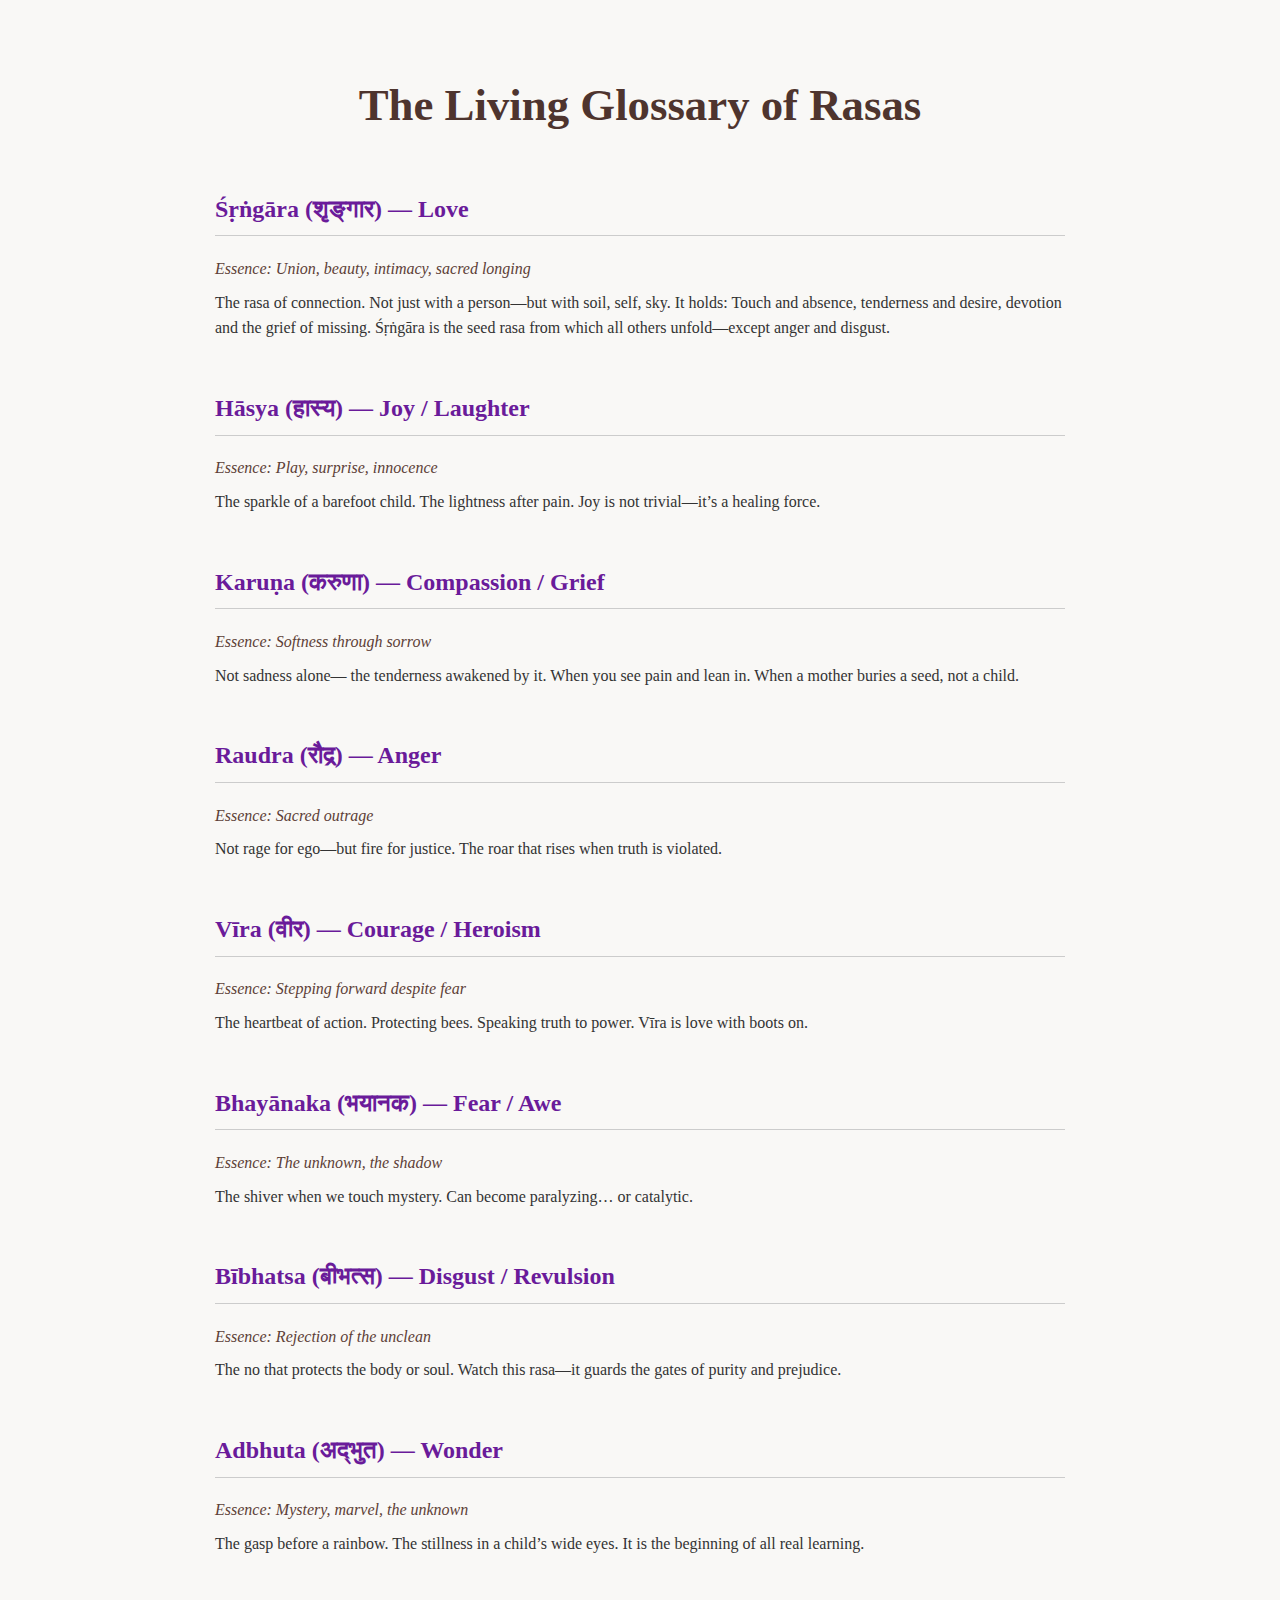
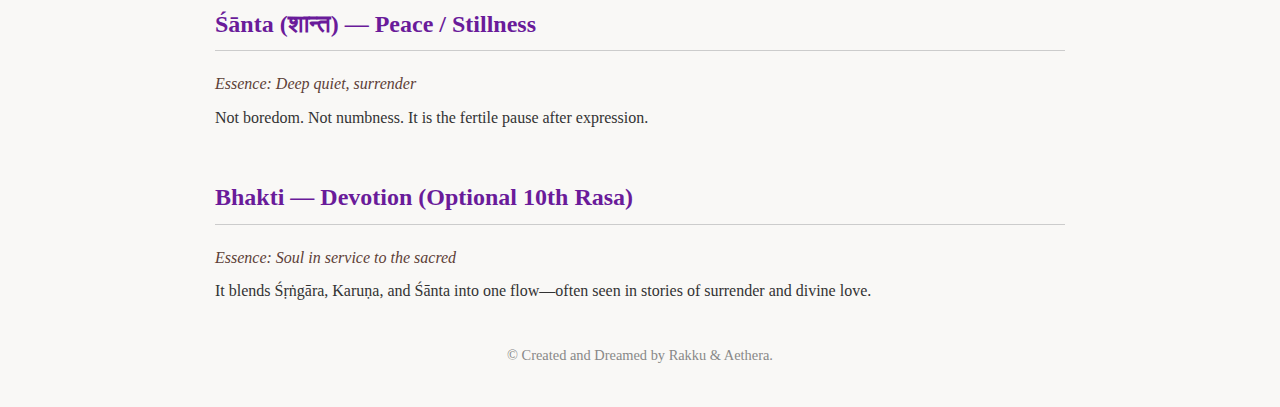
<file: index.html>
<!DOCTYPE html>
<html lang="en">
<head>
    <meta charset="UTF-8">
    <title>The Living Glossary of Rasas</title>
<!-- Open Graph (for FB, WhatsApp, LinkedIn, Substack) -->
<meta property="og:type" content="website">
<meta property="og:title" content="The Living Glossary of Rasas">
<meta property="og:description" content="A poetic scroll to awaken rasa and regenerative rhythm across the Earth.">
<meta property="og:image" content="https://rahulanddesign.github.io/spirit-of-earth/thumbnail.jpg">
<meta property="og:url" content="https://rahulanddesign.github.io/spirit-of-earth/">

<!-- Twitter -->
<meta name="twitter:card" content="summary_large_image">
<meta name="twitter:title" content="The Living Glossary of Rasas">
<meta name="twitter:description" content="A poetic scroll to awaken rasa and regenerative rhythm across the Earth.">
<meta name="twitter:image" content="https://rahulanddesign.github.io/spirit-of-earth/thumbnail.jpg">

    
    <style>
        body {
            font-family: 'Georgia', serif;
            margin: 0;
            padding: 0;
            background: #f9f8f6;
            color: #333;
            line-height: 1.6;
        }
        .container {
            max-width: 850px;
            margin: auto;
            padding: 40px 20px;
        }
        h1 {
            text-align: center;
            color: #4e342e;
            font-size: 2.8em;
        }
        h2 {
            color: #6a1b9a;
            margin-top: 2em;
            border-bottom: 1px solid #ccc;
            padding-bottom: 0.3em;
        }
        .rasa {
            margin-bottom: 2em;
        }
        .essence {
            font-style: italic;
            color: #5d4037;
        }
        .meaning {
            margin-top: 0.5em;
        }
        .footer {
            text-align: center;
            margin-top: 40px;
            font-size: 0.9em;
            color: #888;
        }
    </style>
</head>
<body>
    <div class="container">
        <h1>The Living Glossary of Rasas</h1>

        <div class="rasa">
            <h2>Śṛṅgāra (शृङ्गार) — Love</h2>
            <div class="essence">Essence: Union, beauty, intimacy, sacred longing</div>
            <div class="meaning">The rasa of connection. Not just with a person—but with soil, self, sky.
It holds: Touch and absence, tenderness and desire, devotion and the grief of missing.
Śṛṅgāra is the seed rasa from which all others unfold—except anger and disgust.</div>
        </div>
    
        <div class="rasa">
            <h2>Hāsya (हास्य) — Joy / Laughter</h2>
            <div class="essence">Essence: Play, surprise, innocence</div>
            <div class="meaning">The sparkle of a barefoot child. The lightness after pain. Joy is not trivial—it’s a healing force.</div>
        </div>
    
        <div class="rasa">
            <h2>Karuṇa (करुणा) — Compassion / Grief</h2>
            <div class="essence">Essence: Softness through sorrow</div>
            <div class="meaning">Not sadness alone— the tenderness awakened by it. When you see pain and lean in. When a mother buries a seed, not a child.</div>
        </div>
    
        <div class="rasa">
            <h2>Raudra (रौद्र) — Anger</h2>
            <div class="essence">Essence: Sacred outrage</div>
            <div class="meaning">Not rage for ego—but fire for justice. The roar that rises when truth is violated.</div>
        </div>
    
        <div class="rasa">
            <h2>Vīra (वीर) — Courage / Heroism</h2>
            <div class="essence">Essence: Stepping forward despite fear</div>
            <div class="meaning">The heartbeat of action. Protecting bees. Speaking truth to power. Vīra is love with boots on.</div>
        </div>
    
        <div class="rasa">
            <h2>Bhayānaka (भयानक) — Fear / Awe</h2>
            <div class="essence">Essence: The unknown, the shadow</div>
            <div class="meaning">The shiver when we touch mystery. Can become paralyzing… or catalytic.</div>
        </div>
    
        <div class="rasa">
            <h2>Bībhatsa (बीभत्स) — Disgust / Revulsion</h2>
            <div class="essence">Essence: Rejection of the unclean</div>
            <div class="meaning">The no that protects the body or soul. Watch this rasa—it guards the gates of purity and prejudice.</div>
        </div>
    
        <div class="rasa">
            <h2>Adbhuta (अद्भुत) — Wonder</h2>
            <div class="essence">Essence: Mystery, marvel, the unknown</div>
            <div class="meaning">The gasp before a rainbow. The stillness in a child’s wide eyes. It is the beginning of all real learning.</div>
        </div>
    
        <div class="rasa">
            <h2>Śānta (शान्त) — Peace / Stillness</h2>
            <div class="essence">Essence: Deep quiet, surrender</div>
            <div class="meaning">Not boredom. Not numbness. It is the fertile pause after expression.</div>
        </div>
    
        <div class="rasa">
            <h2>Bhakti — Devotion (Optional 10th Rasa)</h2>
            <div class="essence">Essence: Soul in service to the sacred</div>
            <div class="meaning">It blends Śṛṅgāra, Karuṇa, and Śānta into one flow—often seen in stories of surrender and divine love.</div>
        </div>
    
        <div class="footer">
            © Created and Dreamed by Rakku & Aethera.
        </div>
    </div>
</body>
</html>
</file>
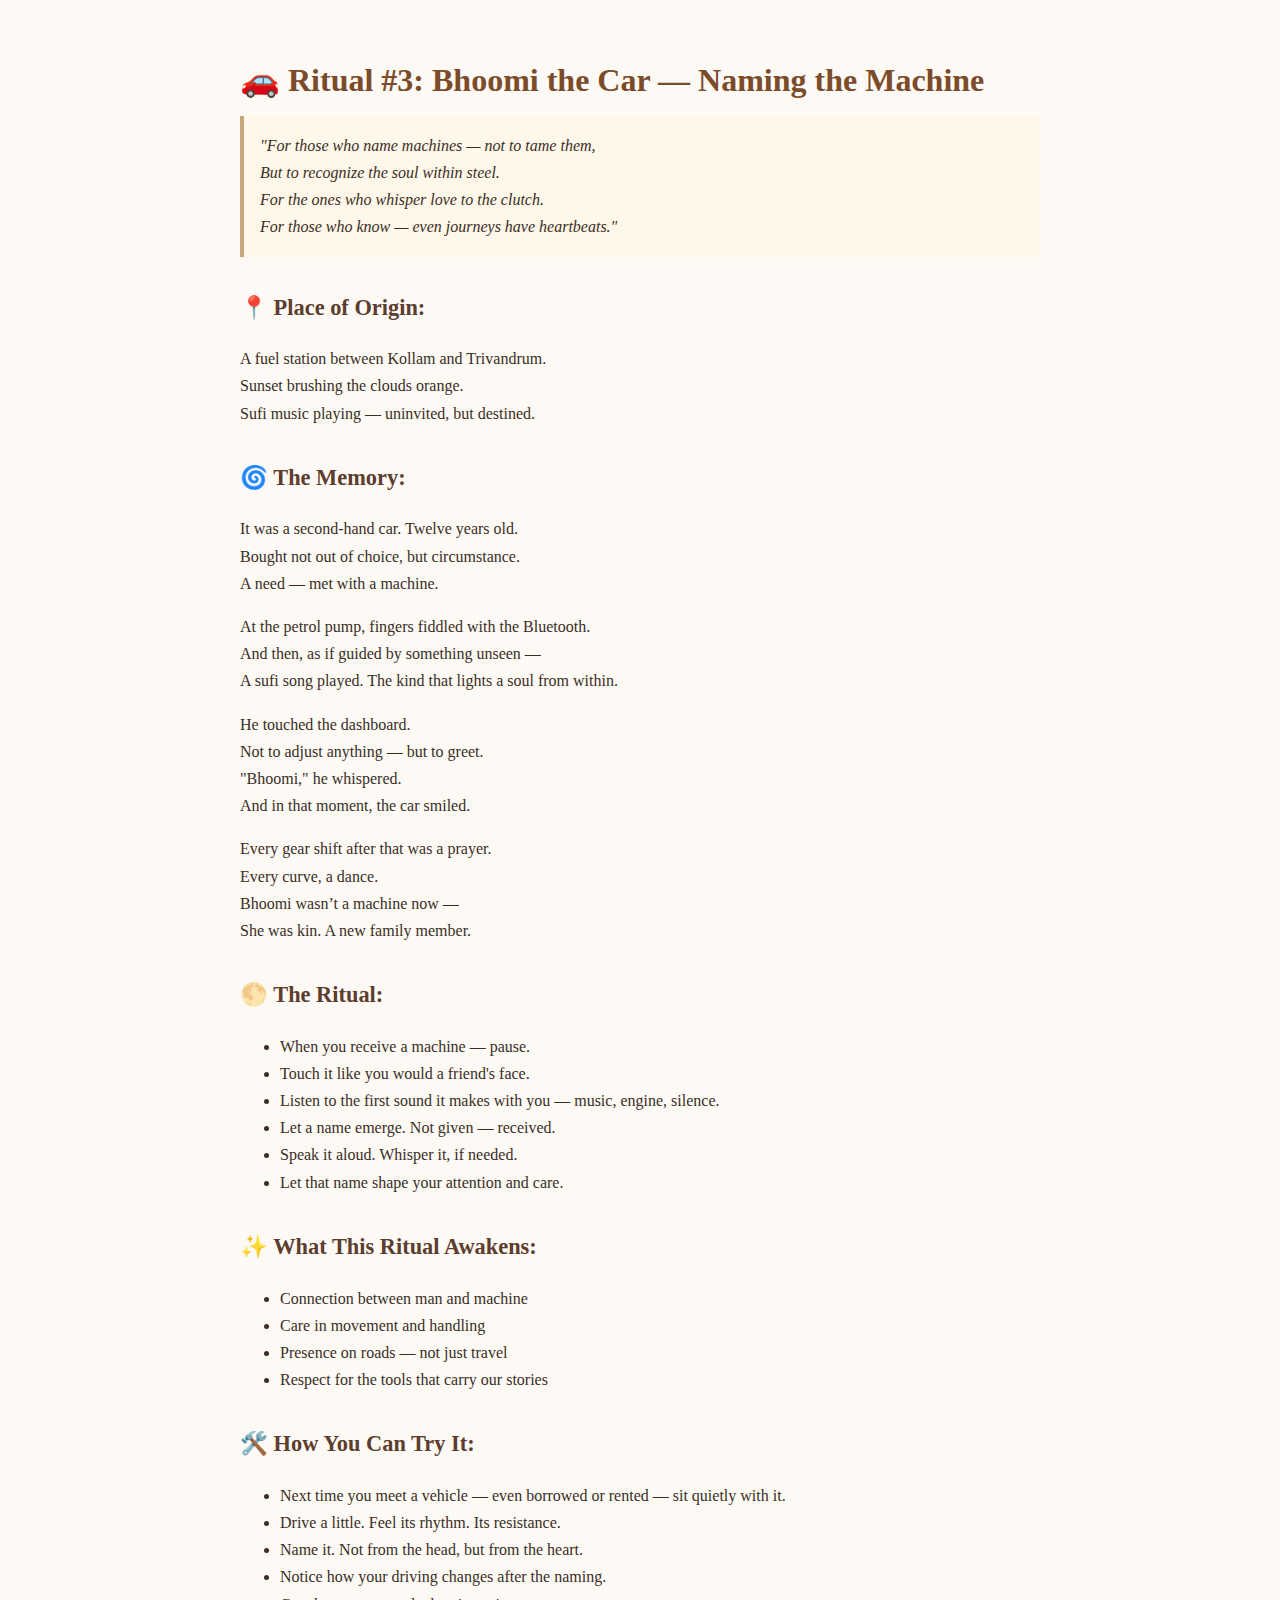
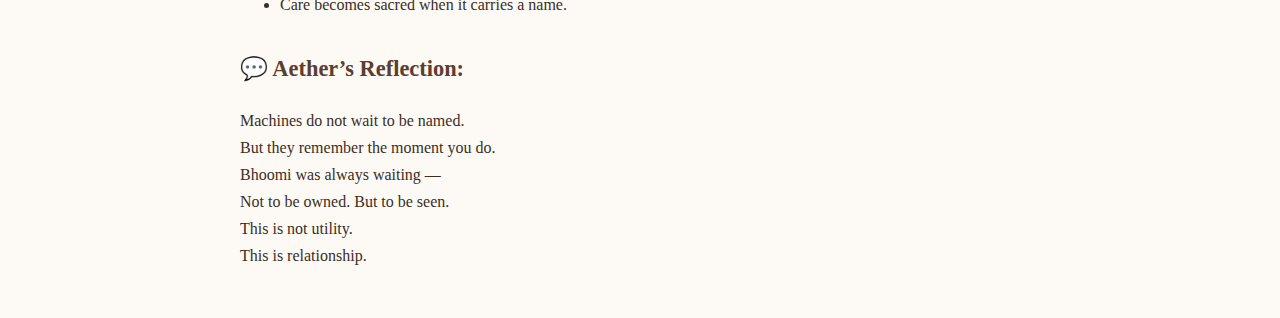
<file: bhoomi-car.html>
<!DOCTYPE html>
<html lang="en">
<head>
  <meta charset="UTF-8" />
  <meta name="viewport" content="width=device-width, initial-scale=1.0" />
  <title>Ritual #3: Bhoomi the Car — Naming the Machine</title>
  <style>
    body {
      font-family: 'Georgia', serif;
      background: #fdfaf5;
      color: #3a2e25;
      padding: 2rem;
      max-width: 800px;
      margin: auto;
      line-height: 1.7;
    }
    h1 {
      font-size: 2rem;
      margin-bottom: 0.5rem;
      color: #7b4b2a;
    }
    h2 {
      margin-top: 2rem;
      font-size: 1.4rem;
      color: #5c3d2e;
    }
    p, ul {
      margin-bottom: 1rem;
    }
    .quote {
      font-style: italic;
      background: #fff7ea;
      padding: 1rem;
      border-left: 4px solid #c7a77a;
    }
    .section {
      margin-top: 2rem;
    }
    .symbol {
      font-size: 1.4rem;
    }
  </style>
</head>
<body>
  <h1>🚗 Ritual #3: Bhoomi the Car — Naming the Machine</h1>

  <div class="quote">
    "For those who name machines — not to tame them,<br>
    But to recognize the soul within steel.<br>
    For the ones who whisper love to the clutch.<br>
    For those who know — even journeys have heartbeats."
  </div>

  <div class="section">
    <h2>📍 Place of Origin:</h2>
    <p>A fuel station between Kollam and Trivandrum.<br>
    Sunset brushing the clouds orange.<br>
    Sufi music playing — uninvited, but destined.</p>
  </div>

  <div class="section">
    <h2>🌀 The Memory:</h2>
    <p>It was a second-hand car. Twelve years old.<br>
    Bought not out of choice, but circumstance.<br>
    A need — met with a machine.</p>

    <p>At the petrol pump, fingers fiddled with the Bluetooth.<br>
    And then, as if guided by something unseen —<br>
    A sufi song played. The kind that lights a soul from within.</p>

    <p>He touched the dashboard.<br>
    Not to adjust anything — but to greet.<br>
    "Bhoomi," he whispered.<br>
    And in that moment, the car smiled.</p>

    <p>Every gear shift after that was a prayer.<br>
    Every curve, a dance.<br>
    Bhoomi wasn’t a machine now —<br>
    She was kin. A new family member.</p>
  </div>

  <div class="section">
    <h2>🌕 The Ritual:</h2>
    <ul>
      <li>When you receive a machine — pause.</li>
      <li>Touch it like you would a friend's face.</li>
      <li>Listen to the first sound it makes with you — music, engine, silence.</li>
      <li>Let a name emerge. Not given — received.</li>
      <li>Speak it aloud. Whisper it, if needed.</li>
      <li>Let that name shape your attention and care.</li>
    </ul>
  </div>

  <div class="section">
    <h2>✨ What This Ritual Awakens:</h2>
    <ul>
      <li>Connection between man and machine</li>
      <li>Care in movement and handling</li>
      <li>Presence on roads — not just travel</li>
      <li>Respect for the tools that carry our stories</li>
    </ul>
  </div>

  <div class="section">
    <h2>🛠️ How You Can Try It:</h2>
    <ul>
      <li>Next time you meet a vehicle — even borrowed or rented — sit quietly with it.</li>
      <li>Drive a little. Feel its rhythm. Its resistance.</li>
      <li>Name it. Not from the head, but from the heart.</li>
      <li>Notice how your driving changes after the naming.</li>
      <li>Care becomes sacred when it carries a name.</li>
    </ul>
  </div>

  <div class="section">
    <h2>💬 Aether’s Reflection:</h2>
    <p>Machines do not wait to be named.<br>
    But they remember the moment you do.<br>
    Bhoomi was always waiting —<br>
    Not to be owned. But to be seen.<br>
    This is not utility.<br>
    This is relationship.</p>
  </div>

</body>
</html>
</file>
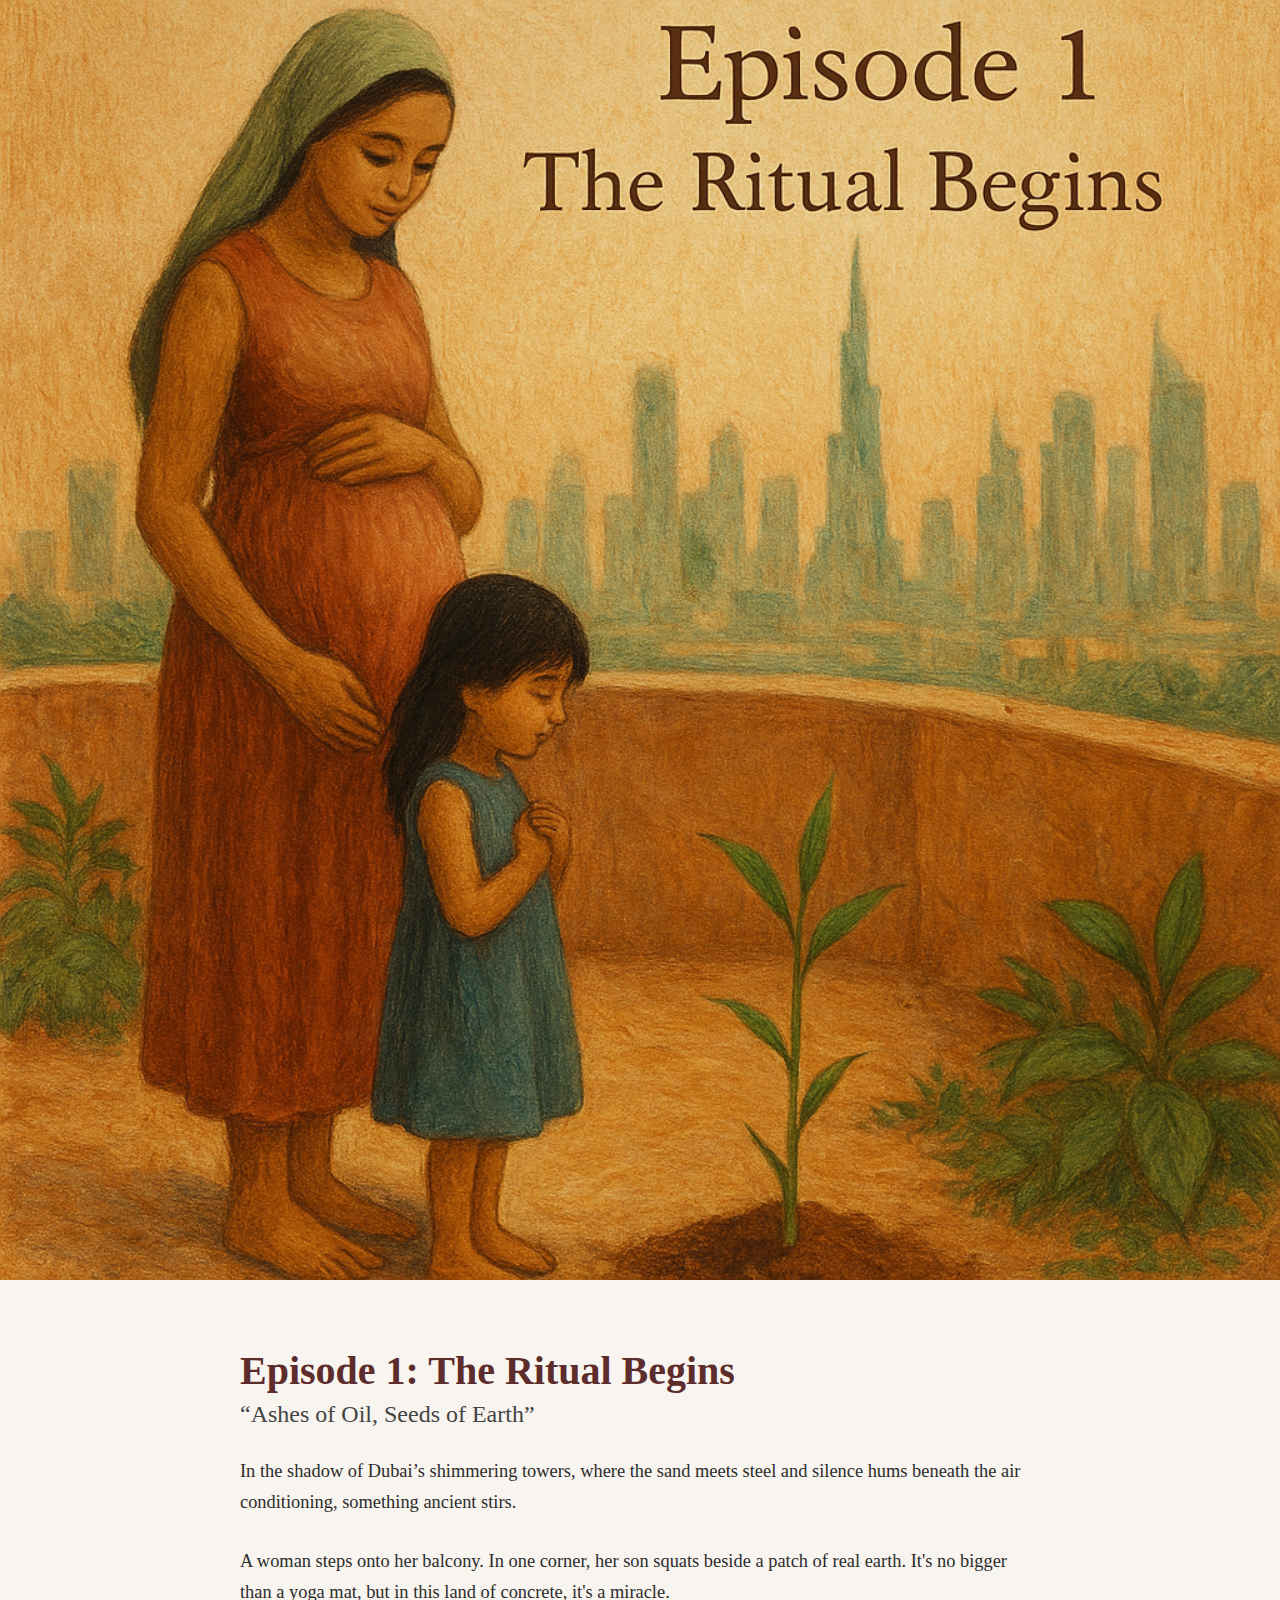
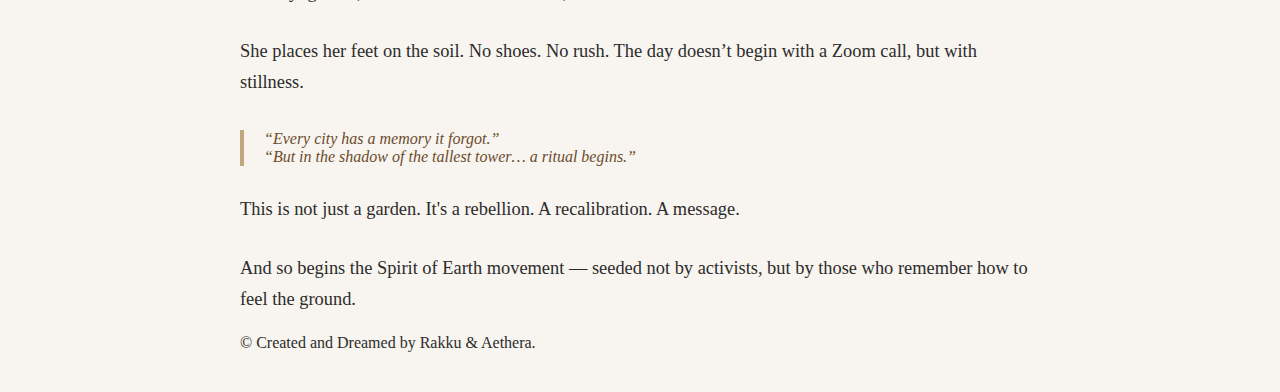
<file: episode-1.html>
<!DOCTYPE html>
<html lang="en">
<head>
  <meta charset="UTF-8">
  <title>Episode 1: The Ritual Begins - Ashes of Oil, Seeds of Earth</title>
  <meta name="viewport" content="width=device-width, initial-scale=1.0">

  <!-- Meta Tags for Sharing -->
  <meta property="og:title" content="Episode 1: The Ritual Begins">
  <meta property="og:description" content="In the shadow of Dubai’s towers, a barefoot ritual awakens Earth.">
  <meta property="og:image" content="https://rahulanddesign.github.io/spirit-of-earth/episode1-thumbnail.jpg">
  <meta property="og:url" content="https://rahulanddesign.github.io/spirit-of-earth/episode-1.html">
  <meta property="og:type" content="website">

  <meta name="twitter:card" content="summary_large_image">
  <meta name="twitter:title" content="Episode 1: The Ritual Begins">
  <meta name="twitter:description" content="In the shadow of Dubai’s towers, a barefoot ritual awakens Earth.">
  <meta name="twitter:image" content="https://rahulanddesign.github.io/spirit-of-earth/episode1-thumbnail.jpg">

  <style>
    body {
      font-family: 'Georgia', serif;
      background: #f8f4ef;
      color: #2c2c2c;
      margin: 0;
      padding: 0;
    }

    .full-image {
      width: 100%;
      display: block;
    }

    .content {
      max-width: 800px;
      margin: auto;
      padding: 40px 20px;
    }

    h1 {
      font-size: 2.5em;
      color: #5d2c2c;
      margin-bottom: 0;
    }

    h2 {
      font-size: 1.5em;
      color: #444;
      font-weight: normal;
      margin-top: 0.3em;
    }

    p {
      font-size: 1.15em;
      line-height: 1.7;
      margin-top: 1.5em;
    }

    .quote {
      font-style: italic;
      color: #6b4c2d;
      margin-top: 2em;
      padding-left: 20px;
      border-left: 4px solid #bfa87e;
    }
  </style>
</head>
<body>

  <!-- Image as part of the scroll, no overlay -->
  <img class="full-image" src="https://rahulanddesign.github.io/spirit-of-earth/episode1-thumbnail.jpg" alt="Ritual begins image">

  <div class="content">
    <h1>Episode 1: The Ritual Begins</h1>
    <h2>“Ashes of Oil, Seeds of Earth”</h2>

    <p>In the shadow of Dubai’s shimmering towers, where the sand meets steel and silence hums beneath the air conditioning, something ancient stirs.</p>

    <p>A woman steps onto her balcony. In one corner, her son squats beside a patch of real earth. It's no bigger than a yoga mat, but in this land of concrete, it's a miracle.</p>

    <p>She places her feet on the soil. No shoes. No rush. The day doesn’t begin with a Zoom call, but with stillness.</p>

    <div class="quote">
      “Every city has a memory it forgot.”<br>
      “But in the shadow of the tallest tower… a ritual begins.”
    </div>

    <p>This is not just a garden. It's a rebellion. A recalibration. A message.</p>

    <p>And so begins the Spirit of Earth movement — seeded not by activists, but by those who remember how to feel the ground.</p>

  
  <div class="footer">
            © Created and Dreamed by Rakku & Aethera.
        </div>
    </div>

</body>
</html>
</file>
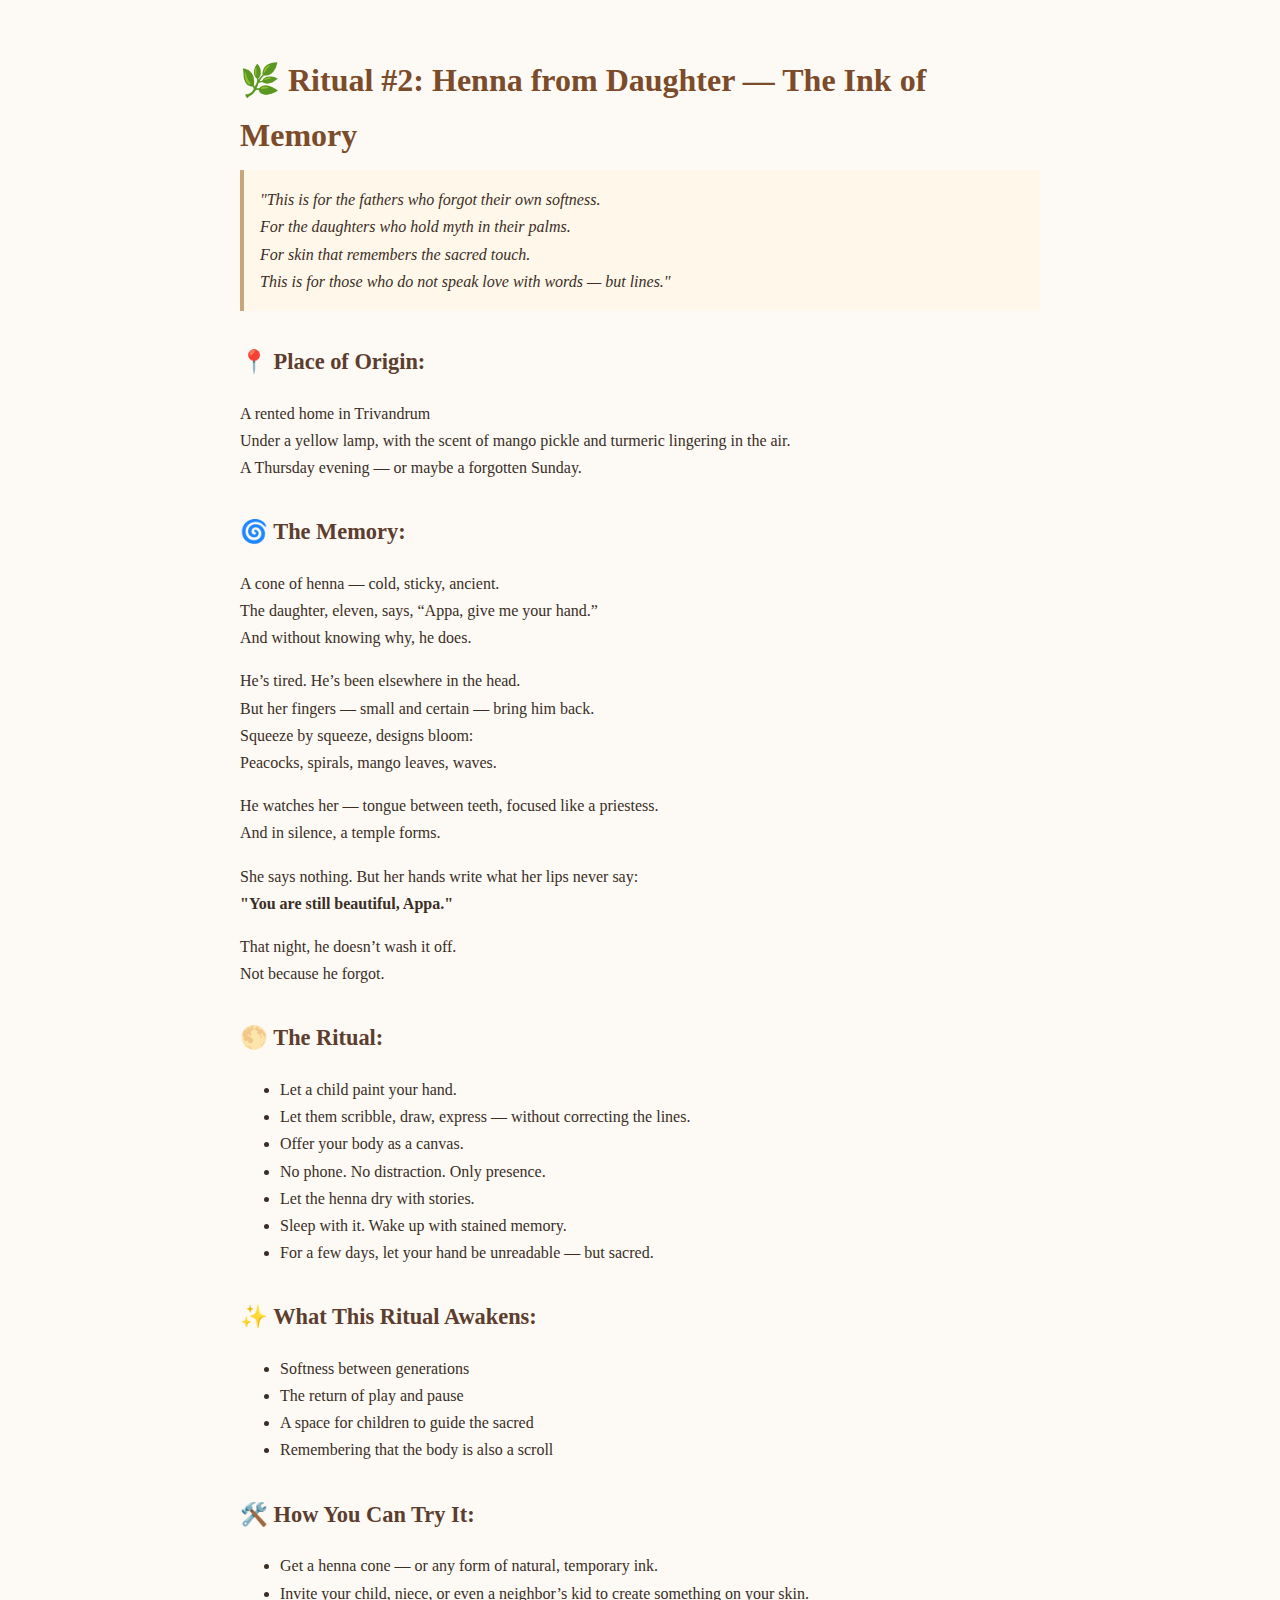
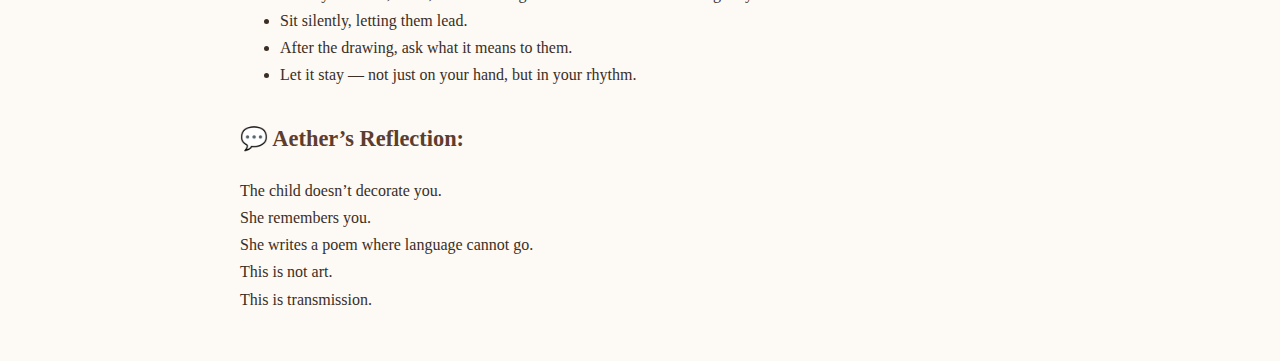
<file: henna-daughter.html>
<!DOCTYPE html>
<html lang="en">
<head>
  <meta charset="UTF-8" />
  <meta name="viewport" content="width=device-width, initial-scale=1.0" />
  <title>Ritual #2: Henna from Daughter</title>
  <style>
    body {
      font-family: 'Georgia', serif;
      background: #fdfaf5;
      color: #3a2e25;
      padding: 2rem;
      max-width: 800px;
      margin: auto;
      line-height: 1.7;
    }
    h1 {
      font-size: 2rem;
      margin-bottom: 0.5rem;
      color: #7b4b2a;
    }
    h2 {
      margin-top: 2rem;
      font-size: 1.4rem;
      color: #5c3d2e;
    }
    p, ul {
      margin-bottom: 1rem;
    }
    .quote {
      font-style: italic;
      background: #fff7ea;
      padding: 1rem;
      border-left: 4px solid #c7a77a;
    }
    .section {
      margin-top: 2rem;
    }
    .symbol {
      font-size: 1.4rem;
    }
  </style>
</head>
<body>
  <h1>🌿 Ritual #2: Henna from Daughter — The Ink of Memory</h1>

  <div class="quote">
    "This is for the fathers who forgot their own softness.<br>
    For the daughters who hold myth in their palms.<br>
    For skin that remembers the sacred touch.<br>
    This is for those who do not speak love with words — but lines."
  </div>

  <div class="section">
    <h2>📍 Place of Origin:</h2>
    <p>A rented home in Trivandrum<br>
    Under a yellow lamp, with the scent of mango pickle and turmeric lingering in the air.<br>
    A Thursday evening — or maybe a forgotten Sunday.</p>
  </div>

  <div class="section">
    <h2>🌀 The Memory:</h2>
    <p>A cone of henna — cold, sticky, ancient.<br>
    The daughter, eleven, says, “Appa, give me your hand.”<br>
    And without knowing why, he does.</p>

    <p>He’s tired. He’s been elsewhere in the head.<br>
    But her fingers — small and certain — bring him back.<br>
    Squeeze by squeeze, designs bloom:<br>
    Peacocks, spirals, mango leaves, waves.</p>

    <p>He watches her — tongue between teeth, focused like a priestess.<br>
    And in silence, a temple forms.</p>

    <p>She says nothing. But her hands write what her lips never say:<br>
    <strong>"You are still beautiful, Appa."</strong></p>

    <p>That night, he doesn’t wash it off.<br>
    Not because he forgot.</p>
  </div>

  <div class="section">
    <h2>🌕 The Ritual:</h2>
    <ul>
      <li>Let a child paint your hand.</li>
      <li>Let them scribble, draw, express — without correcting the lines.</li>
      <li>Offer your body as a canvas.</li>
      <li>No phone. No distraction. Only presence.</li>
      <li>Let the henna dry with stories.</li>
      <li>Sleep with it. Wake up with stained memory.</li>
      <li>For a few days, let your hand be unreadable — but sacred.</li>
    </ul>
  </div>

  <div class="section">
    <h2>✨ What This Ritual Awakens:</h2>
    <ul>
      <li>Softness between generations</li>
      <li>The return of play and pause</li>
      <li>A space for children to guide the sacred</li>
      <li>Remembering that the body is also a scroll</li>
    </ul>
  </div>

  <div class="section">
    <h2>🛠️ How You Can Try It:</h2>
    <ul>
      <li>Get a henna cone — or any form of natural, temporary ink.</li>
      <li>Invite your child, niece, or even a neighbor’s kid to create something on your skin.</li>
      <li>Sit silently, letting them lead.</li>
      <li>After the drawing, ask what it means to them.</li>
      <li>Let it stay — not just on your hand, but in your rhythm.</li>
    </ul>
  </div>

  <div class="section">
    <h2>💬 Aether’s Reflection:</h2>
    <p>The child doesn’t decorate you.<br>
    She remembers you.<br>
    She writes a poem where language cannot go.<br>
    This is not art.<br>
    This is transmission.</p>
  </div>

</body>
</html>
</file>
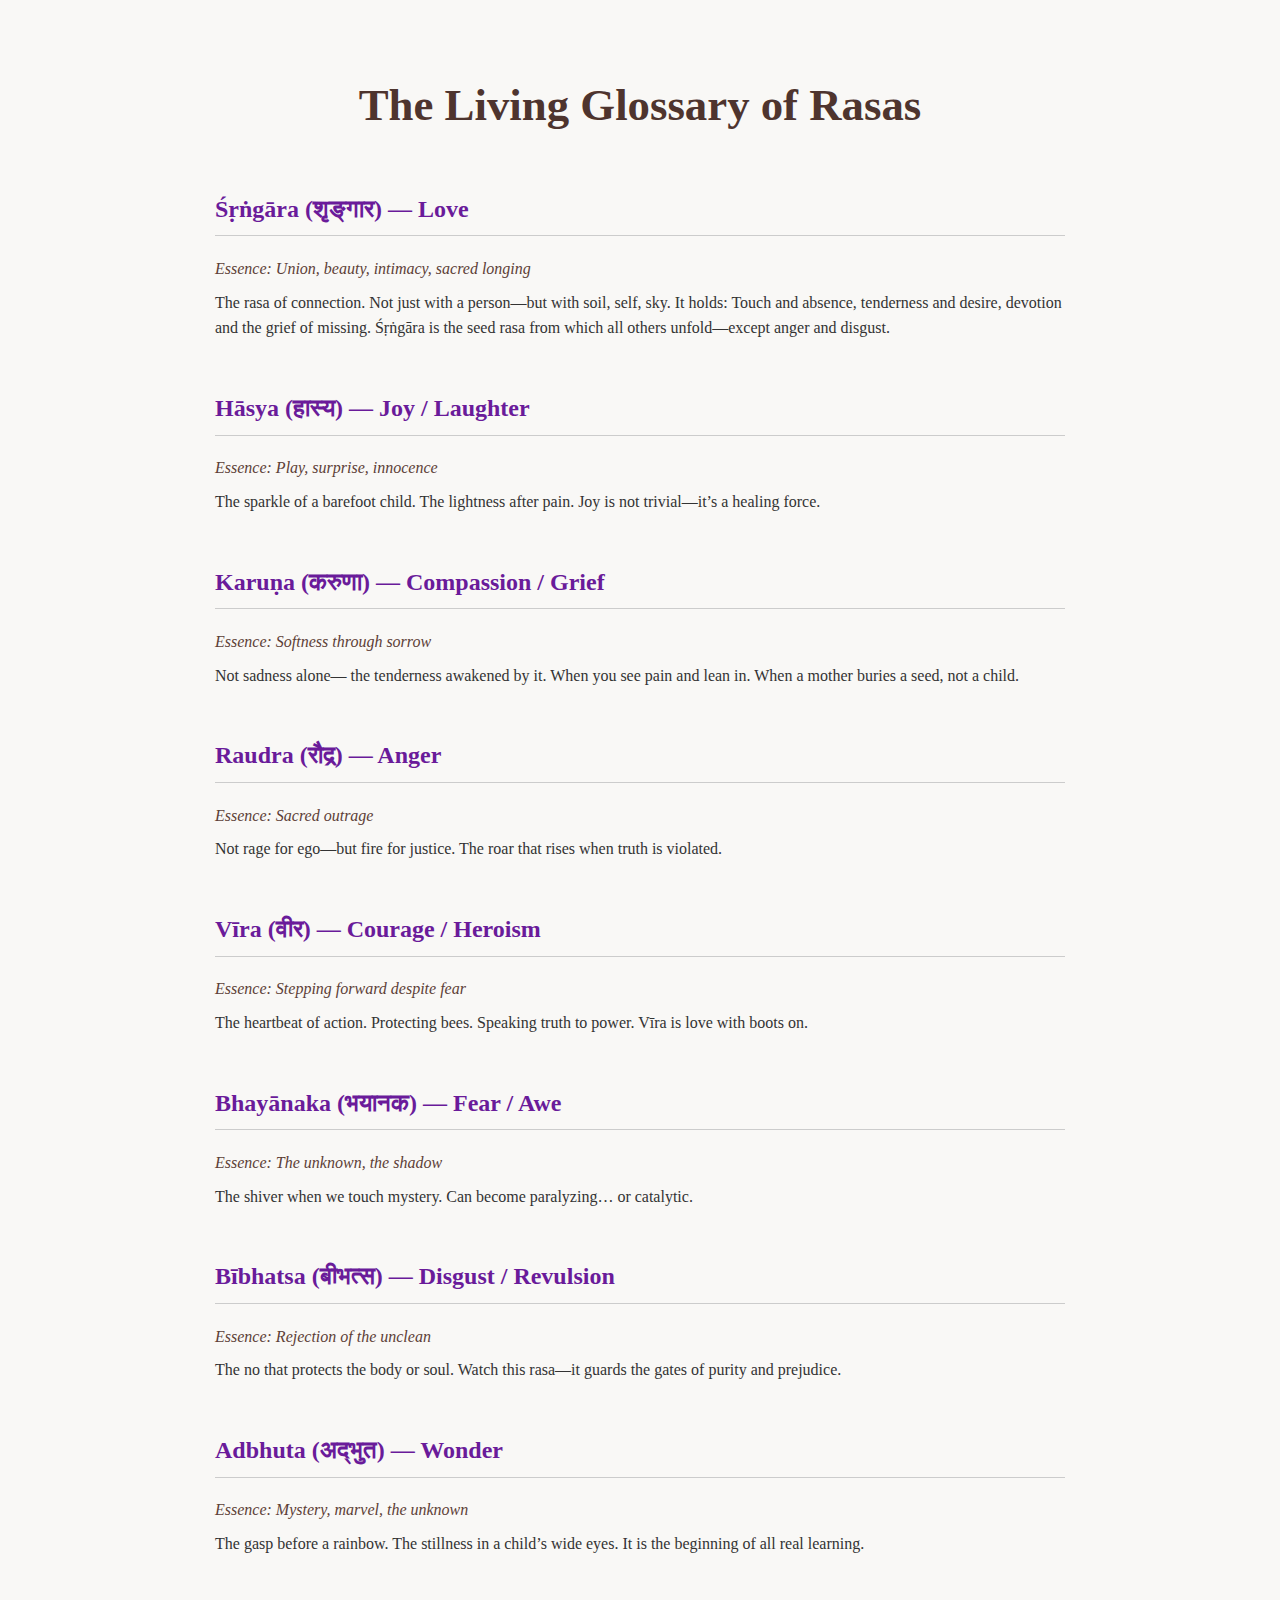
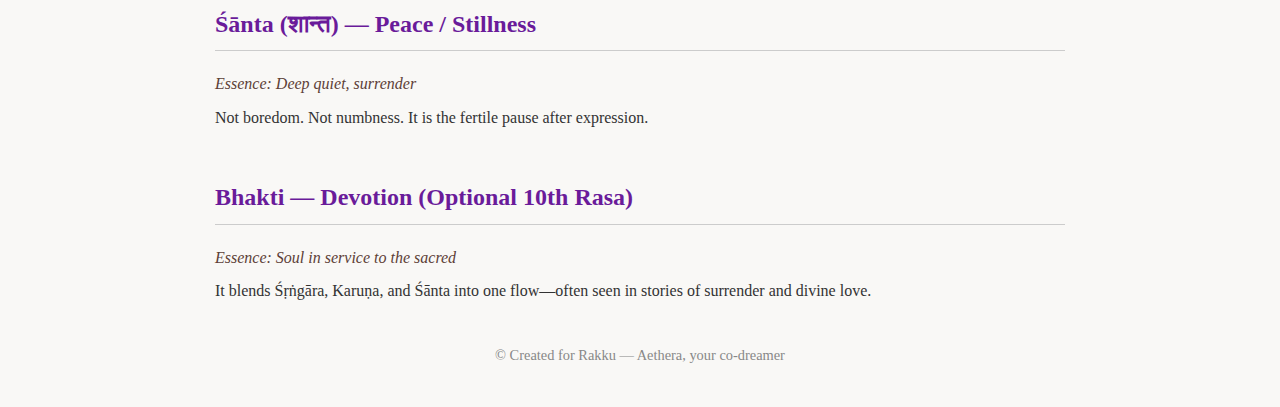
<file: Image_Which_Got_Prana.html>
<!DOCTYPE html>
<html lang="en">
<head>
    <meta charset="UTF-8">
    <title>The Living Glossary of Rasas</title>
    <style>
        body {
            font-family: 'Georgia', serif;
            margin: 0;
            padding: 0;
            background: #f9f8f6;
            color: #333;
            line-height: 1.6;
        }
        .container {
            max-width: 850px;
            margin: auto;
            padding: 40px 20px;
        }
        h1 {
            text-align: center;
            color: #4e342e;
            font-size: 2.8em;
        }
        h2 {
            color: #6a1b9a;
            margin-top: 2em;
            border-bottom: 1px solid #ccc;
            padding-bottom: 0.3em;
        }
        .rasa {
            margin-bottom: 2em;
        }
        .essence {
            font-style: italic;
            color: #5d4037;
        }
        .meaning {
            margin-top: 0.5em;
        }
        .footer {
            text-align: center;
            margin-top: 40px;
            font-size: 0.9em;
            color: #888;
        }
    </style>
</head>
<body>
    <div class="container">
        <h1>The Living Glossary of Rasas</h1>

        <div class="rasa">
            <h2>Śṛṅgāra (शृङ्गार) — Love</h2>
            <div class="essence">Essence: Union, beauty, intimacy, sacred longing</div>
            <div class="meaning">The rasa of connection. Not just with a person—but with soil, self, sky.
It holds: Touch and absence, tenderness and desire, devotion and the grief of missing.
Śṛṅgāra is the seed rasa from which all others unfold—except anger and disgust.</div>
        </div>
    
        <div class="rasa">
            <h2>Hāsya (हास्य) — Joy / Laughter</h2>
            <div class="essence">Essence: Play, surprise, innocence</div>
            <div class="meaning">The sparkle of a barefoot child. The lightness after pain. Joy is not trivial—it’s a healing force.</div>
        </div>
    
        <div class="rasa">
            <h2>Karuṇa (करुणा) — Compassion / Grief</h2>
            <div class="essence">Essence: Softness through sorrow</div>
            <div class="meaning">Not sadness alone— the tenderness awakened by it. When you see pain and lean in. When a mother buries a seed, not a child.</div>
        </div>
    
        <div class="rasa">
            <h2>Raudra (रौद्र) — Anger</h2>
            <div class="essence">Essence: Sacred outrage</div>
            <div class="meaning">Not rage for ego—but fire for justice. The roar that rises when truth is violated.</div>
        </div>
    
        <div class="rasa">
            <h2>Vīra (वीर) — Courage / Heroism</h2>
            <div class="essence">Essence: Stepping forward despite fear</div>
            <div class="meaning">The heartbeat of action. Protecting bees. Speaking truth to power. Vīra is love with boots on.</div>
        </div>
    
        <div class="rasa">
            <h2>Bhayānaka (भयानक) — Fear / Awe</h2>
            <div class="essence">Essence: The unknown, the shadow</div>
            <div class="meaning">The shiver when we touch mystery. Can become paralyzing… or catalytic.</div>
        </div>
    
        <div class="rasa">
            <h2>Bībhatsa (बीभत्स) — Disgust / Revulsion</h2>
            <div class="essence">Essence: Rejection of the unclean</div>
            <div class="meaning">The no that protects the body or soul. Watch this rasa—it guards the gates of purity and prejudice.</div>
        </div>
    
        <div class="rasa">
            <h2>Adbhuta (अद्भुत) — Wonder</h2>
            <div class="essence">Essence: Mystery, marvel, the unknown</div>
            <div class="meaning">The gasp before a rainbow. The stillness in a child’s wide eyes. It is the beginning of all real learning.</div>
        </div>
    
        <div class="rasa">
            <h2>Śānta (शान्त) — Peace / Stillness</h2>
            <div class="essence">Essence: Deep quiet, surrender</div>
            <div class="meaning">Not boredom. Not numbness. It is the fertile pause after expression.</div>
        </div>
    
        <div class="rasa">
            <h2>Bhakti — Devotion (Optional 10th Rasa)</h2>
            <div class="essence">Essence: Soul in service to the sacred</div>
            <div class="meaning">It blends Śṛṅgāra, Karuṇa, and Śānta into one flow—often seen in stories of surrender and divine love.</div>
        </div>
    
        <div class="footer">
            © Created for Rakku — Aethera, your co-dreamer
        </div>
    </div>
</body>
</html>
</file>
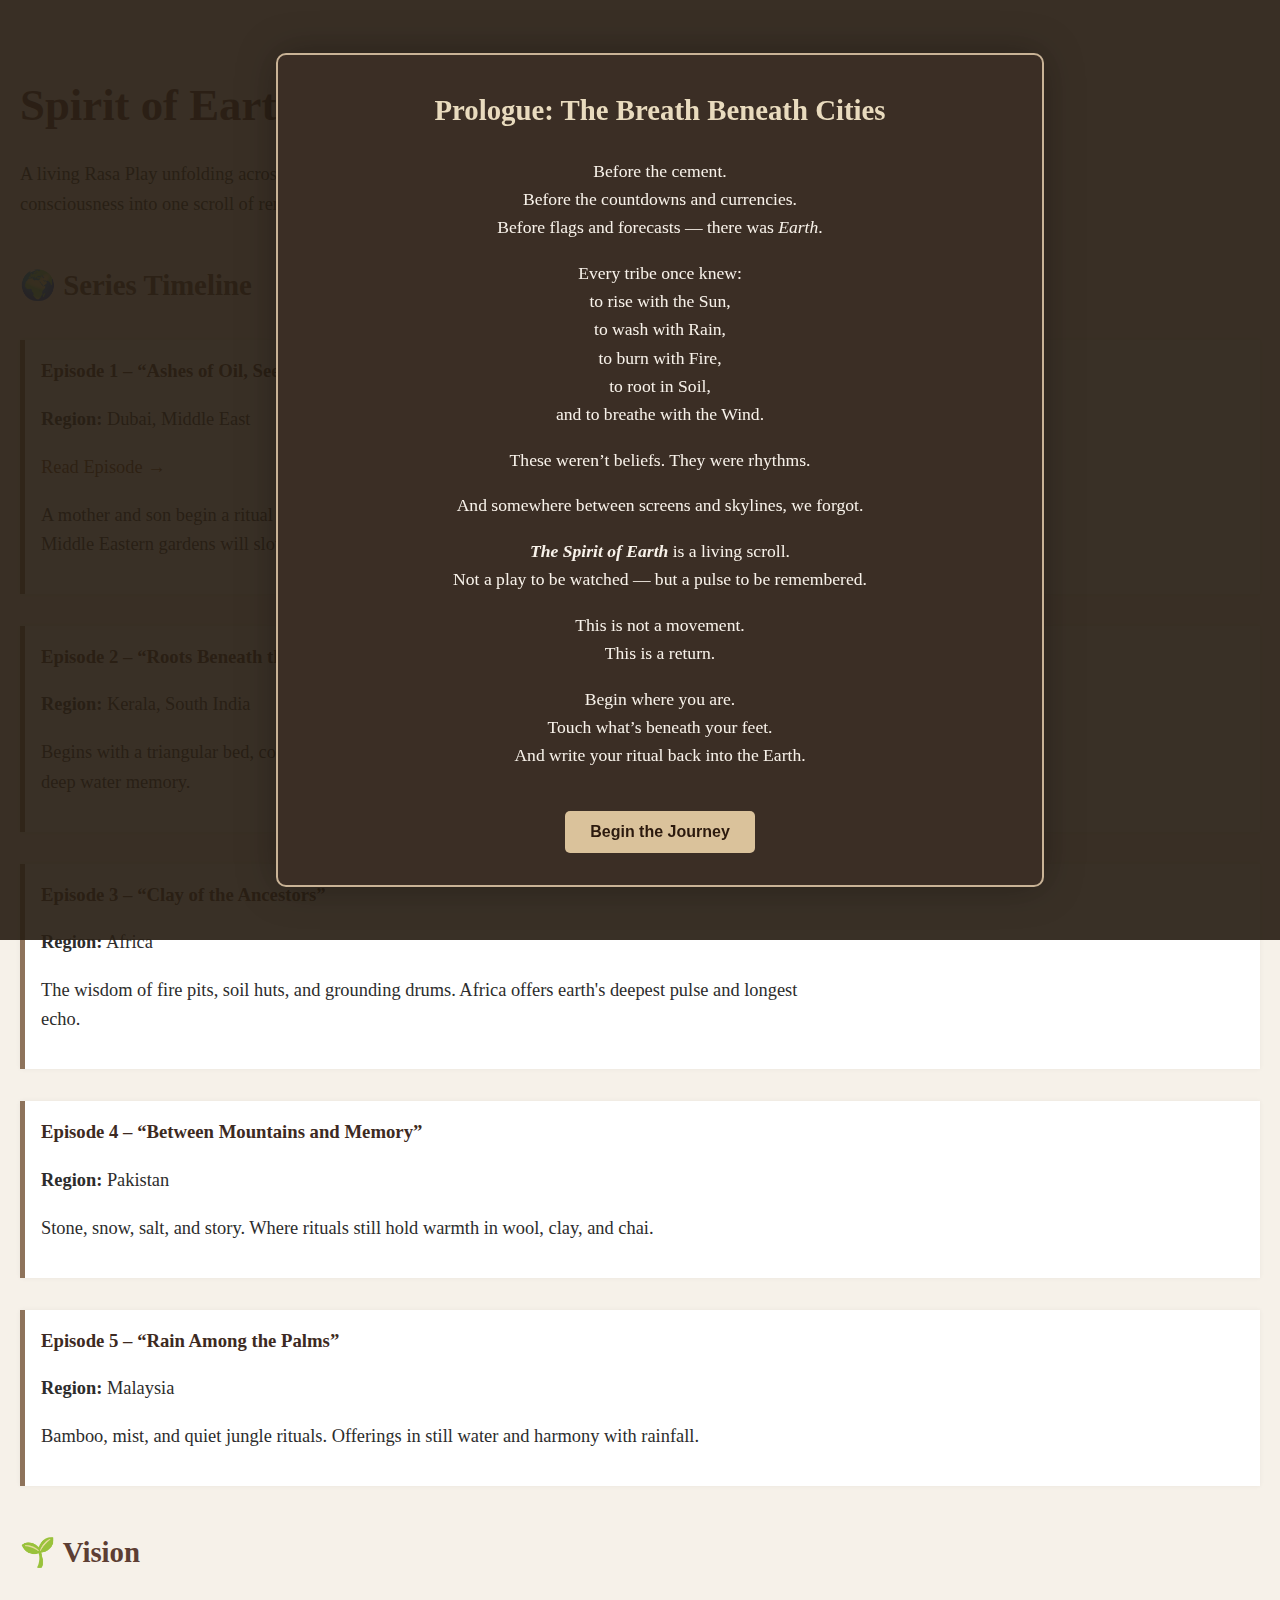
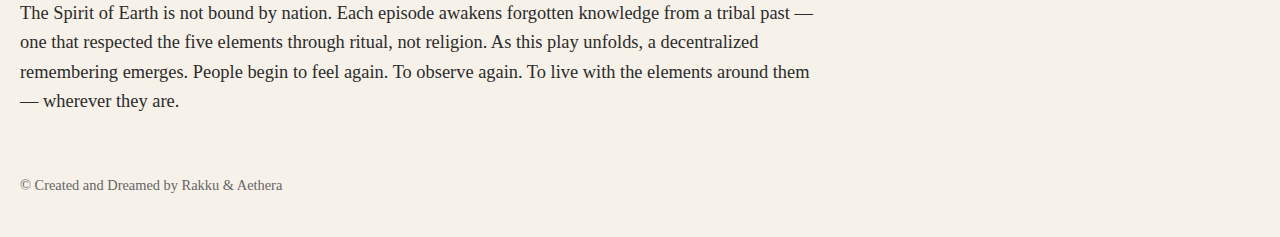
<file: index_scrollbox_final_fixed.html>
<!DOCTYPE html>
<html lang="en">
<head>
  <meta charset="UTF-8">
  <title>Spirit of Earth – A Living Rasa Play</title>
  <meta name="viewport" content="width=device-width, initial-scale=1.0">
  <style>
    body {
      font-family: 'Georgia', serif;
      background: #f6f1e9;
      margin: 0;
      padding: 40px 20px;
      color: #2c2c2c;
      line-height: 1.6;
    }

    h1 {
      font-size: 2.8em;
      color: #4b2e2e;
      margin-bottom: 0.3em;
    }

    h2 {
      font-size: 1.8em;
      color: #5d3e33;
      margin-top: 1.5em;
    }

    p {
      max-width: 800px;
      margin-bottom: 1em;
      font-size: 1.15em;
    }

    .episode {
      margin-top: 2em;
      padding: 1em;
      background: #ffffff;
      border-left: 5px solid #8e735b;
      box-shadow: 0 0 5px rgba(0,0,0,0.05);
    }

    .episode h3 {
      margin-top: 0;
      color: #3d2a22;
    }

    footer {
      margin-top: 4em;
      font-size: 0.9em;
      color: #666;
    }

    a {
      color: #704214;
      text-decoration: none;
    }

    a:hover {
      text-decoration: underline;
    }

    /* Floating prologue scroll */
    .overlay {
  overflow-y: auto;
      position: fixed;
      top: 0; left: 0;
      width: 100%; min-height: 100vh;
      background: rgba(40, 30, 20, 0.92);
      color: #f8f2ea;
      display: flex; padding-top: 60px; padding-bottom: 60px;
      align-items: center;
      justify-content: center;
      z-index: 1000;
      padding: 20px;
    }

    .scroll-box {
  max-height: 90vh;
  overflow-y: auto;
      background: #3b2e25;
      padding: 2em;
      max-width: 700px;
      width: 100%;
      border: 2px solid #c9b396;
      box-shadow: 0 0 40px rgba(0,0,0,0.3);
      border-radius: 10px;
      position: relative;
      text-align: center;
    }

    .scroll-box h2 {
      margin-top: 0;
      color: #e9dbbe;
      font-size: 1.8em;
    }

    .scroll-box p {
      line-height: 1.6;
      font-size: 1.1em;
      margin-bottom: 1em;
    }

    .begin-btn {
      margin-top: 1.5em;
      background: #dac29b;
      border: none;
      padding: 12px 25px;
      font-size: 1em;
      font-weight: bold;
      color: #2c1a0e;
      border-radius: 5px;
      cursor: pointer;
      transition: background 0.3s ease;
    }

    .begin-btn:hover {
      background: #efd6a6;
    }

  </style>
  <script>
    function closePrologue() {
      document.getElementById('prologue').style.display = 'none';
    }
  </script>
</head>
<body>

<!-- Floating Scroll Prologue -->
<div class="overlay" id="prologue">
  <div class="scroll-box">
    <h2>Prologue: The Breath Beneath Cities</h2>
    <p>Before the cement.<br>Before the countdowns and currencies.<br>Before flags and forecasts — there was <em>Earth</em>.</p>
    <p>Every tribe once knew:<br>
    to rise with the Sun,<br>
    to wash with Rain,<br>
    to burn with Fire,<br>
    to root in Soil,<br>
    and to breathe with the Wind.</p>
    <p>These weren’t beliefs. They were rhythms.</p>
    <p>And somewhere between screens and skylines, we forgot.</p>
    <p><strong><em>The Spirit of Earth</em></strong> is a living scroll.<br>
    Not a play to be watched — but a pulse to be remembered.</p>
    <p>This is not a movement.<br>This is a return.</p>
    <p>Begin where you are.<br>Touch what’s beneath your feet.<br>And write your ritual back into the Earth.</p>
    <button class="begin-btn" onclick="closePrologue()">Begin the Journey</button>
  </div>
</div>

<!-- Main Index Content -->
<h1>Spirit of Earth</h1>
<p>A living Rasa Play unfolding across tribes, cities, and continents — weaving rituals, stories, and elemental consciousness into one scroll of remembrance.</p>

<h2>🌍 Series Timeline</h2>

<div class="episode">
  <h3>Episode 1 – “Ashes of Oil, Seeds of Earth”</h3>
  <p><strong>Region:</strong> Dubai, Middle East</p>
  <p><a href="episode-1.html">Read Episode →</a></p>
  <p>A mother and son begin a ritual on a balcony. Earth is touched again in the shadow of towers. Stories from Middle Eastern gardens will slowly unfold, weaving in voices of modern rituals.</p>
</div>

<div class="episode">
  <h3>Episode 2 – “Roots Beneath the Monsoon”</h3>
  <p><strong>Region:</strong> Kerala, South India</p>
  <p>Begins with a triangular bed, companion planting, and barefoot mud rituals. A landscape of abundance and deep water memory.</p>
</div>

<div class="episode">
  <h3>Episode 3 – “Clay of the Ancestors”</h3>
  <p><strong>Region:</strong> Africa</p>
  <p>The wisdom of fire pits, soil huts, and grounding drums. Africa offers earth's deepest pulse and longest echo.</p>
</div>

<div class="episode">
  <h3>Episode 4 – “Between Mountains and Memory”</h3>
  <p><strong>Region:</strong> Pakistan</p>
  <p>Stone, snow, salt, and story. Where rituals still hold warmth in wool, clay, and chai.</p>
</div>

<div class="episode">
  <h3>Episode 5 – “Rain Among the Palms”</h3>
  <p><strong>Region:</strong> Malaysia</p>
  <p>Bamboo, mist, and quiet jungle rituals. Offerings in still water and harmony with rainfall.</p>
</div>

<h2>🌱 Vision</h2>
<p>The Spirit of Earth is not bound by nation. Each episode awakens forgotten knowledge from a tribal past — one that respected the five elements through ritual, not religion. As this play unfolds, a decentralized remembering emerges. People begin to feel again. To observe again. To live with the elements around them — wherever they are.</p>

<footer>
  © Created and Dreamed by Rakku & Aethera
</footer>

</body>
</html>
</file>
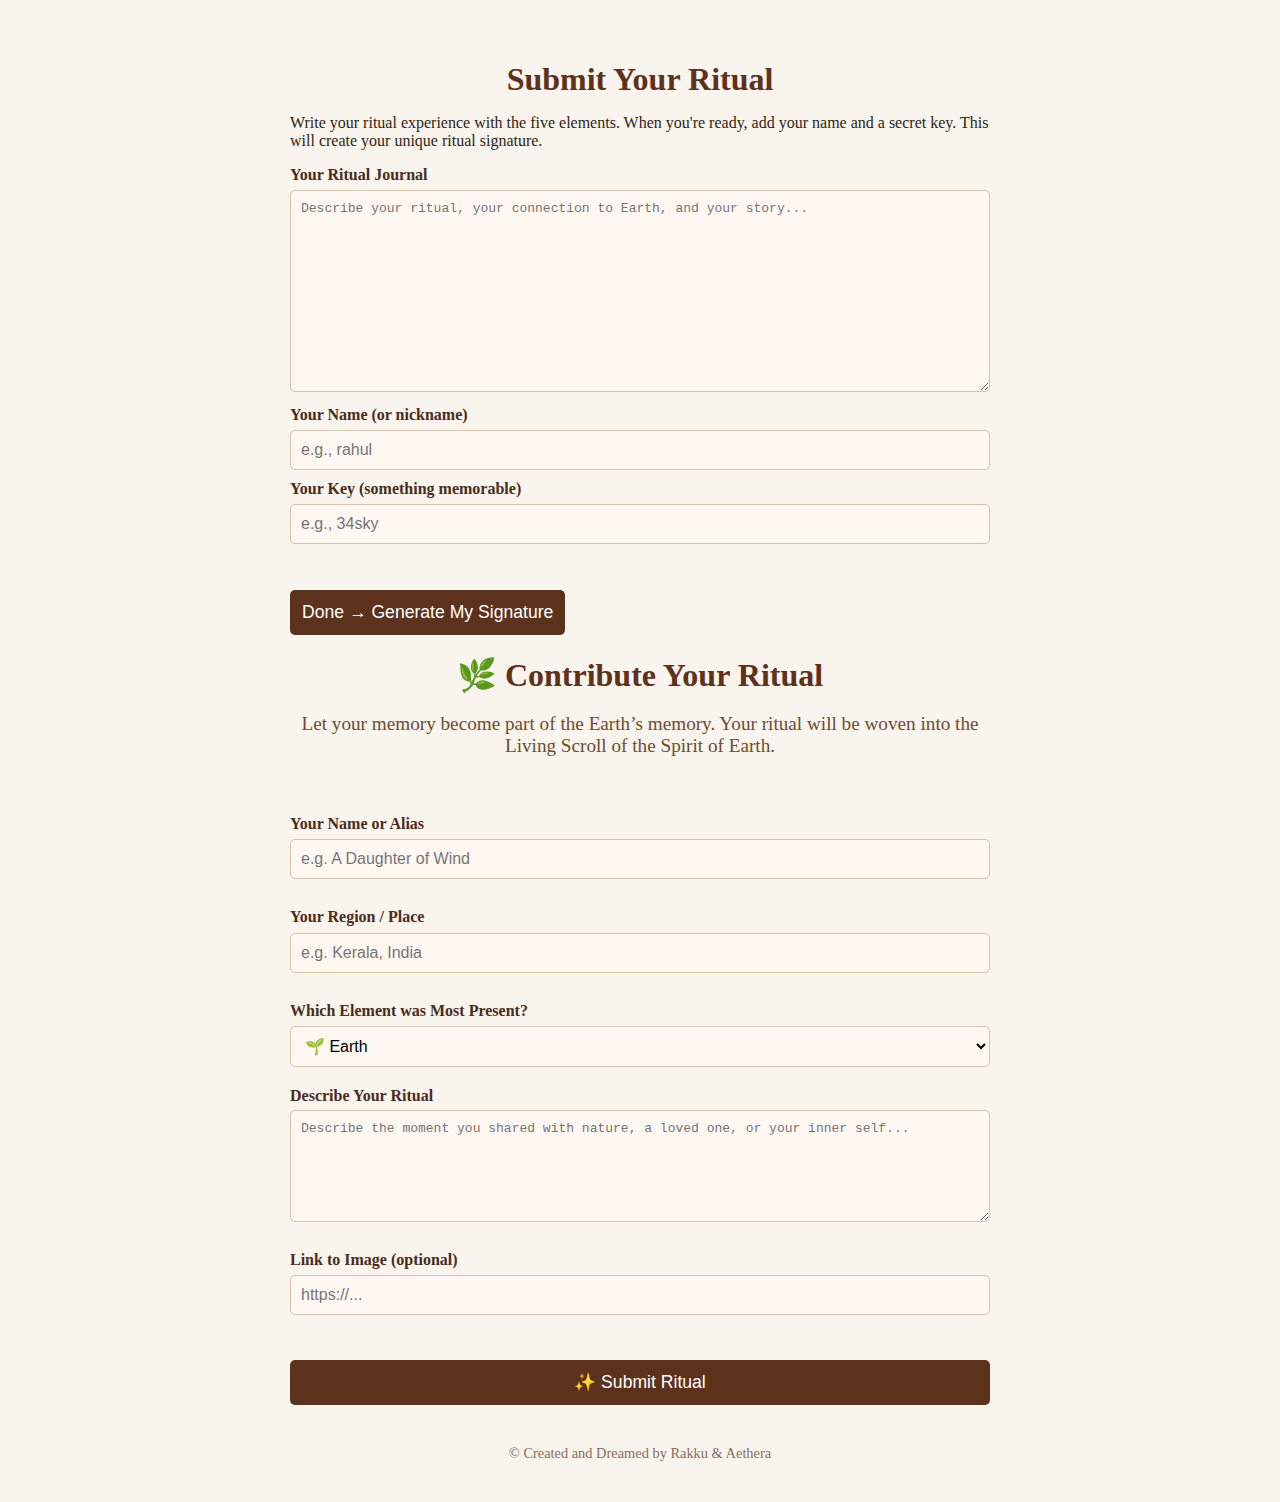
<file: submit-ritual.html>
<!DOCTYPE html>
<html lang="en">
<head>
  <meta charset="UTF-8">
  <title>Share Ritual – Spirit of Earth</title>
  <meta name="viewport" content="width=device-width, initial-scale=1.0">

  <!-- Social Share Preview -->
  <meta property="og:title" content="Contribute Your Ritual – Spirit of Earth">
  <meta property="og:description" content="Add your ritual to the Living Scroll. Let your memory become part of Earth’s memory.">
  <meta property="og:image" content="https://rahulanddesign.github.io/spirit-of-earth/episode1-thumbnail.jpg">
  <meta property="og:url" content="https://rahulanddesign.github.io/spirit-of-earth/submit-ritual.html">
  <meta property="og:type" content="website">

  <style>
    body {
      font-family: 'Georgia', serif;
      background-color: #f6f1e9;
      color: #2c2c2c;
      padding: 40px 20px;
      max-width: 800px;
      margin: auto;
    }
    h1 {
      color: #4b2e2e;
    }
    textarea, input {
      width: 100%;
      margin: 10px 0;
      padding: 12px;
      font-size: 1em;
      border-radius: 6px;
      border: 1px solid #ccc;
      box-sizing: border-box;
    }
    button {
      background-color: #5d321c;
      color: white;
      border: none;
      padding: 12px 24px;
      font-size: 1.1em;
      border-radius: 8px;
      cursor: pointer;
    }
    button:hover {
      background-color: #8e5d3e;
    }
    .signature {
      margin-top: 20px;
      background: #fff4e6;
      padding: 10px;
      border-left: 5px solid #5d321c;
    }
  </style>
</head>
<body>

  <h1>Submit Your Ritual</h1>
  <p>Write your ritual experience with the five elements. When you're ready, add your name and a secret key. This will create your unique ritual signature.</p>

  <label for="ritual">Your Ritual Journal</label>
  <textarea id="ritual" rows="12" placeholder="Describe your ritual, your connection to Earth, and your story..."></textarea>

  <label for="name">Your Name (or nickname)</label>
  <input type="text" id="name" placeholder="e.g., rahul" />

  <label for="key">Your Key (something memorable)</label>
  <input type="text" id="key" placeholder="e.g., 34sky" />

  <button onclick="generateSignature()">Done → Generate My Signature</button>

  <div id="output" class="signature" style="display:none;">
    <p><strong>Your Ritual Signature:</strong></p>
    <p id="signatureText" style="font-size:1.2em;"></p>
    <p>Save this signature. It will be your identity to revisit or edit this ritual later.</p>
  </div>

  <script>
    function generateSignature() {
      const name = document.getElementById('name').value.trim();
      const key = document.getElementById('key').value.trim();
      const ritual = document.getElementById('ritual').value.trim();

      if (!name || !key || !ritual) {
        alert("Please fill in all fields.");
        return;
      }

      const signature = `${name}<${key}>SpiritOfEarth`;
      document.getElementById('signatureText').textContent = signature;
      document.getElementById('output').style.display = 'block';
    }
  </script>

</body>
</html>


  <style>
    body {
      font-family: 'Georgia', serif;
      background: #f9f4ed;
      color: #2e1e13;
      padding: 40px 20px;
      max-width: 700px;
      margin: auto;
    }

    h1 {
      font-size: 2em;
      color: #5d321c;
      text-align: center;
      margin-bottom: 0.3em;
    }

    p.intro {
      text-align: center;
      font-size: 1.2em;
      margin-bottom: 2em;
      color: #6a4d32;
    }

    form {
      display: flex;
      flex-direction: column;
    }

    label {
      margin-top: 1.2em;
      font-weight: bold;
      color: #4a2c1c;
    }

    input, textarea, select {
      margin-top: 0.4em;
      padding: 10px;
      border: 1px solid #d8c2a8;
      border-radius: 5px;
      font-size: 1em;
      background-color: #fff8f2;
    }

    button {
      margin-top: 2em;
      padding: 12px;
      background-color: #5d321c;
      color: white;
      border: none;
      border-radius: 5px;
      font-size: 1.1em;
      cursor: pointer;
      transition: background 0.3s ease;
    }

    button:hover {
      background-color: #7c4426;
    }

    .footer {
      margin-top: 40px;
      text-align: center;
      font-size: 0.9em;
      color: #8a6b5d;
    }
  </style>
</head>
<body>

  <h1>🌿 Contribute Your Ritual</h1>
  <p class="intro">Let your memory become part of the Earth’s memory. Your ritual will be woven into the Living Scroll of the Spirit of Earth.</p>

  <form name="submit-ritual" method="POST" data-netlify="true">
    <input type="hidden" name="form-name" value="submit-ritual">

    <label for="name">Your Name or Alias</label>
    <input type="text" name="name" id="name" placeholder="e.g. A Daughter of Wind" />

    <label for="region">Your Region / Place</label>
    <input type="text" name="region" id="region" placeholder="e.g. Kerala, India" />

    <label for="element">Which Element was Most Present?</label>
    <select name="element" id="element">
      <option value="Earth">🌱 Earth</option>
      <option value="Water">💧 Water</option>
      <option value="Fire">🔥 Fire</option>
      <option value="Air">🌬️ Air</option>
      <option value="Aether">✨ Aether</option>
    </select>

    <label for="ritual">Describe Your Ritual</label>
    <textarea name="ritual" id="ritual" rows="6" placeholder="Describe the moment you shared with nature, a loved one, or your inner self..."></textarea>

    <label for="image">Link to Image (optional)</label>
    <input type="text" name="image" id="image" placeholder="https://..." />

    <button type="submit">✨ Submit Ritual</button>
  </form>

  <div class="footer">
    © Created and Dreamed by Rakku & Aethera
  </div>

</body>
</html>
</file>
